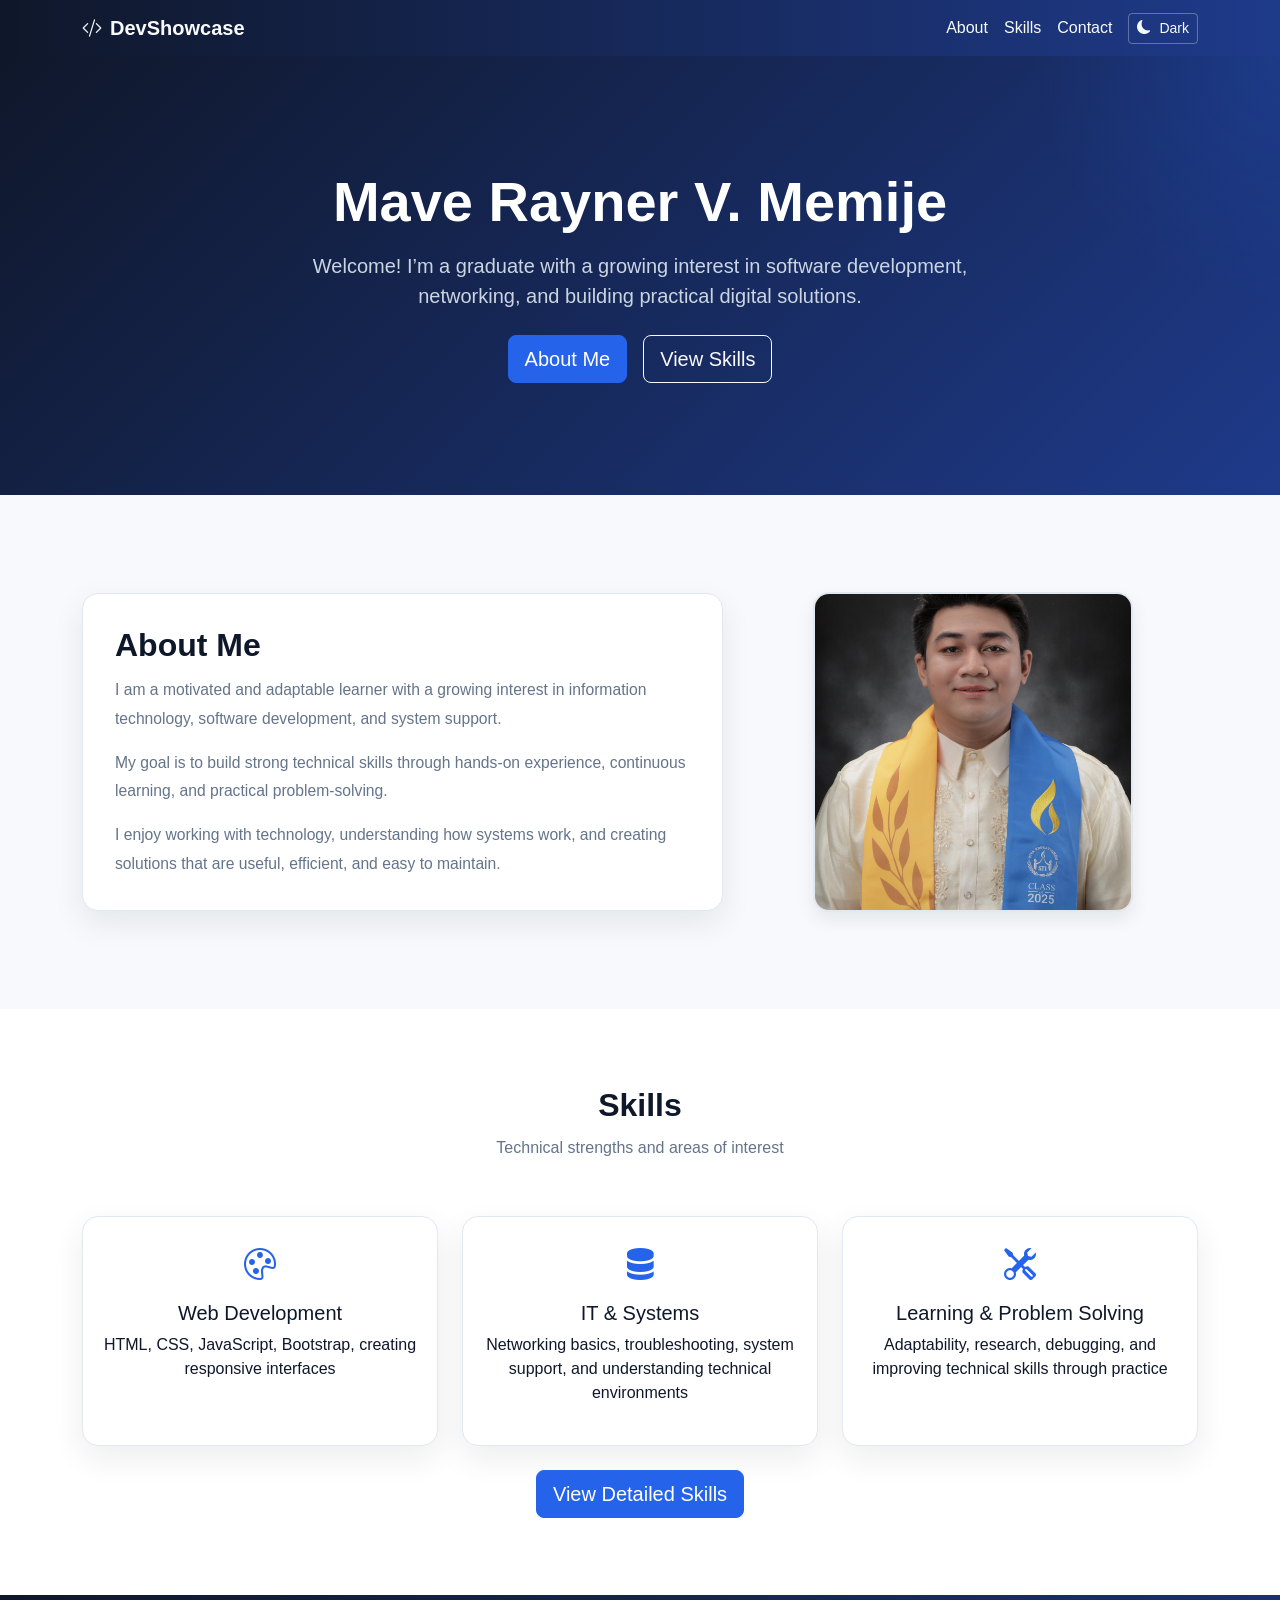
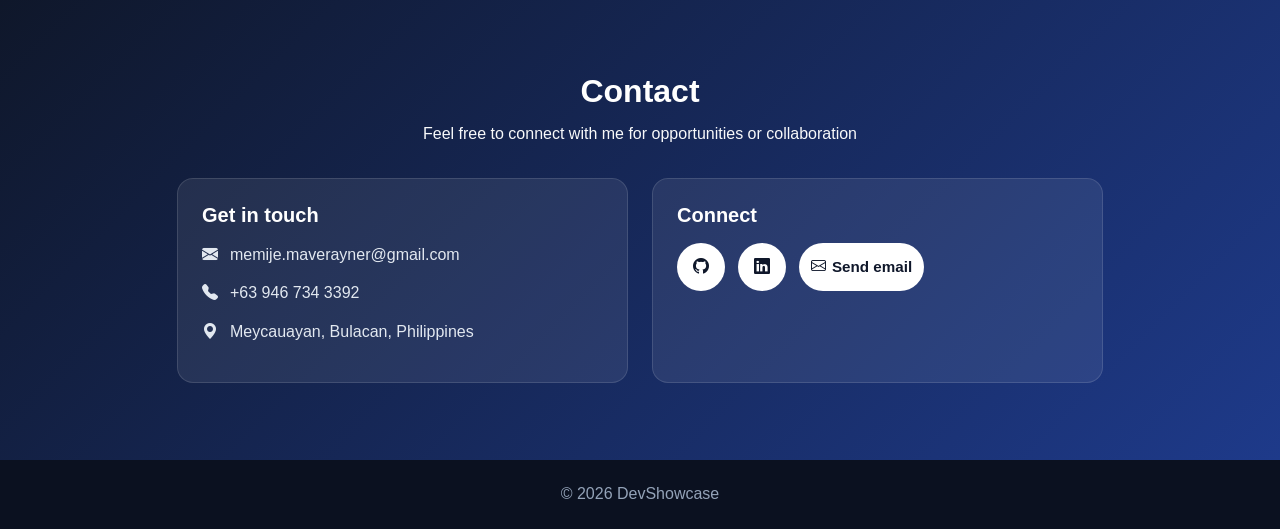
<file: index.html>
<!DOCTYPE html>
<html lang="en">
<head>
  <!--
    Document head metadata for page title, responsive viewport, and security policy.
    The Content-Security-Policy header restricts sources to only trusted assets.
  -->
  <meta charset="UTF-8" />
  <meta name="viewport" content="width=device-width, initial-scale=1.0" />
  <meta
    http-equiv="Content-Security-Policy"
    content="default-src 'self'; style-src 'self' https://cdn.jsdelivr.net; script-src 'self' https://cdn.jsdelivr.net; font-src 'self' https://cdn.jsdelivr.net; img-src 'self' data:; connect-src 'self'; frame-ancestors 'none'; base-uri 'self'; form-action 'self';"
  />
  <title>DevShowcase</title>

  <!--
    Bootstrap 5 provides the responsive grid, utilities, and components used in
    the page layout and navigation.
  -->
  <link
    href="https://cdn.jsdelivr.net/npm/bootstrap@5.3.1/dist/css/bootstrap.min.css"
    rel="stylesheet"
  />

  <!-- Bootstrap icon font used for decorative icons throughout the page. -->
  <link
    rel="stylesheet"
    href="https://cdn.jsdelivr.net/npm/bootstrap-icons@1.11.3/font/bootstrap-icons.css"
  />

  <!-- Local stylesheet for custom colors, spacing, and component styles. -->
  <link rel="stylesheet" href="assets/css/styles.css" />
  <link rel="stylesheet" href="assets/css/home.css" />
</head>
<body>
  <!--
    Primary navigation bar. Uses Bootstrap responsive collapse behavior to show
    a mobile menu when screen width is reduced.
  -->
  <nav class="navbar navbar-expand-lg navbar-dark sticky-top">
    <div class="container">
      <a class="navbar-brand fw-semibold" href="#home">
        <i class="bi bi-code-slash me-2"></i>DevShowcase
      </a>
      <button
        class="navbar-toggler"
        type="button"
        data-bs-toggle="collapse"
        data-bs-target="#navMenu"
      >
        <span class="navbar-toggler-icon"></span>
      </button>
      <div class="collapse navbar-collapse" id="navMenu">
        <ul class="navbar-nav ms-auto">
          <li class="nav-item"><a class="nav-link" href="#about">About</a></li>
          <li class="nav-item"><a class="nav-link" href="#skills">Skills</a></li>
          <li class="nav-item"><a class="nav-link" href="#contact">Contact</a></li>
        </ul>
        <button class="theme-toggle btn btn-outline-light btn-sm ms-2" type="button" aria-label="Toggle dark mode" aria-pressed="false">
          <i class="bi bi-moon-fill"></i>
          <span class="theme-label ms-2">Dark</span>
        </button>
      </div>
    </div>
  </nav>

  <!--
    Hero section acts as the page introduction. It highlights the site owner,
    displays a short professional summary, and links to content sections.
  -->
  <section class="hero text-center" id="home">
    <div class="container">
      <h1 class="display-4 fw-bold mb-3">Mave Rayner V. Memije</h1>
      <p class="lead mx-auto mb-4">
        Welcome! I’m a graduate with a growing interest in software development, networking, and building practical digital solutions.
      </p>
      <div class="d-flex justify-content-center gap-3 flex-wrap">
        <a href="#about" class="btn btn-primary btn-lg">About Me</a>
        <a href="#skills" class="btn btn-outline-light btn-lg">View Skills</a>
      </div>
    </div>
  </section>

  <!--
    About section contains a summary of professional identity and a profile image.
    The layout uses Bootstrap columns to place text and image side by side.
  -->
  <section id="about" class="section">
    <div class="container">
      <div class="row align-items-center g-4">
        <div class="col-lg-7">
          <div class="info-card">
            <h2 class="section-title">About Me</h2>
            <p class="section-text">
              I am a motivated and adaptable learner with a growing interest in information technology, software development, and system support.
            </p>
            <p class="section-text">
              My goal is to build strong technical skills through hands-on experience, continuous learning, and practical problem-solving.
            </p>
            <p class="section-text mb-0">
              I enjoy working with technology, understanding how systems work, and creating solutions that are useful, efficient, and easy to maintain.
            </p>
          </div>
        </div>
        <div class="col-lg-5">
          <div class="profile-panel text-center">
            <img src="assets/images/MEMIJE, MAVE RAYNER.JPG" alt="Mave Rayner V. Memije" class="profile-image">
          </div>
        </div>
      </div>
    </div>
  </section>

  <!--
    Skills section summarizes core technical strengths and areas of focus.
    Each card is used to present a separate skill category.
  -->
  <section id="skills" class="section section-alt">
    <div class="container">
      <h2 class="section-title text-center">Skills</h2>
      <p class="section-subtitle text-center">Technical strengths and areas of interest</p>
      <div class="row g-4 mt-2">
        <div class="col-md-4">
          <div class="skill-card">
            <div class="skill-icon"><i class="bi bi-palette"></i></div>
            <h5>Web Development</h5>
            <p>HTML, CSS, JavaScript, Bootstrap, creating responsive interfaces</p>
          </div>
        </div>
        <div class="col-md-4">
          <div class="skill-card">
            <div class="skill-icon"><i class="bi bi-server"></i></div>
            <h5>IT & Systems</h5>
            <p>Networking basics, troubleshooting, system support, and understanding technical environments</p>
          </div>
        </div>
        <div class="col-md-4">
          <div class="skill-card">
            <div class="skill-icon"><i class="bi bi-tools"></i></div>
            <h5>Learning & Problem Solving</h5>
            <p>Adaptability, research, debugging, and improving technical skills through practice</p>
          </div>
        </div>
      </div>
      <div class="text-center mt-4">
        <a href="skills.html" class="btn btn-primary btn-lg">View Detailed Skills</a>
      </div>
    </div>
  </section>

  <!--
    Contact section provides direct communication details and social profile links.
    A button opens a modal dialog where visitors can prepare a message.
  -->
  <section id="contact" class="section contact">
    <div class="container">
      <h2 class="section-title text-center text-white">Contact</h2>
      <p class="section-subtitle text-center text-light">Feel free to connect with me for opportunities or collaboration</p>
      <div class="row justify-content-center g-4">
        <div class="col-lg-5">
          <div class="contact-card">
            <h5 class="fw-semibold mb-3 text-white">Get in touch</h5>
            <ul class="list-unstyled contact-list mb-0">
              <li><i class="bi bi-envelope-fill"></i>memije.maverayner@gmail.com</li>
              <li><i class="bi bi-telephone-fill"></i>+63 946 734 3392</li>
              <li><i class="bi bi-geo-alt-fill"></i>Meycauayan, Bulacan, Philippines</li>
            </ul>
          </div>
        </div>
        <div class="col-lg-5">
          <div class="contact-card">
            <h5 class="fw-semibold mb-3 text-white">Connect</h5>
            <div class="social-links">
              <a href="https://github.com/N3K0014" target="_blank" rel="noopener noreferrer" aria-label="GitHub"><i class="bi bi-github"></i></a>
              <a href="https://www.linkedin.com/in/mave-rayner-memije-0b666a341" target="_blank" rel="noopener noreferrer" aria-label="LinkedIn"><i class="bi bi-linkedin"></i></a>
              <button type="button" id="openEmailModal" class="social-link-text btn btn-light" aria-label="Send email">
                <i class="bi bi-envelope"></i>
                <span>Send email</span>
              </button>
            </div>
          </div>
        </div>
      </div>
    </div>
  </section>

  <!--
    Email modal provides a form that is submitted via a mailto link.
    The form action is handled in the local JavaScript file.
  -->
  <section>
    <div class="modal fade" id="emailModal" tabindex="-1" aria-hidden="true">
      <div class="modal-dialog modal-dialog-centered">
        <div class="modal-content">
          <div class="modal-header">
            <h5 class="modal-title">Send me a message</h5>
            <button type="button" class="btn-close" data-bs-dismiss="modal" aria-label="Close"></button>
          </div>
          <div class="modal-body">
            <form id="emailForm">
              <div class="mb-3">
                <label for="name" class="form-label">Name</label>
                <input type="text" class="form-control" id="name" name="name" required>
              </div>
              <div class="mb-3">
                <label for="email" class="form-label">Email</label>
                <input type="email" class="form-control" id="email" name="email" required>
              </div>
              <div class="mb-3">
                <label for="message" class="form-label">Message</label>
                <textarea class="form-control" id="message" name="message" rows="5" required></textarea>
              </div>
              <div class="d-grid">
                <button type="submit" class="btn btn-primary">Send</button>
              </div>
            </form>
          </div>
        </div>
      </div>
    </div>
  </section>

  <!-- Floating button to return visitors to the top after scrolling. -->
  <a href="#home" class="back-to-top btn btn-primary rounded-circle" aria-label="Return to top">
    <i class="bi bi-arrow-up"></i>
  </a>

  <footer>
    <div class="container text-center">
      <p class="mb-0">&copy; 2026 DevShowcase</p>
    </div>
  </footer>

  <!-- Load Bootstrap JS bundle and local interactivity script. -->
  <script src="https://cdn.jsdelivr.net/npm/bootstrap@5.3.1/dist/js/bootstrap.bundle.min.js"></script>
  <script src="assets/js/main.js"></script>
</body>
</html>
</file>
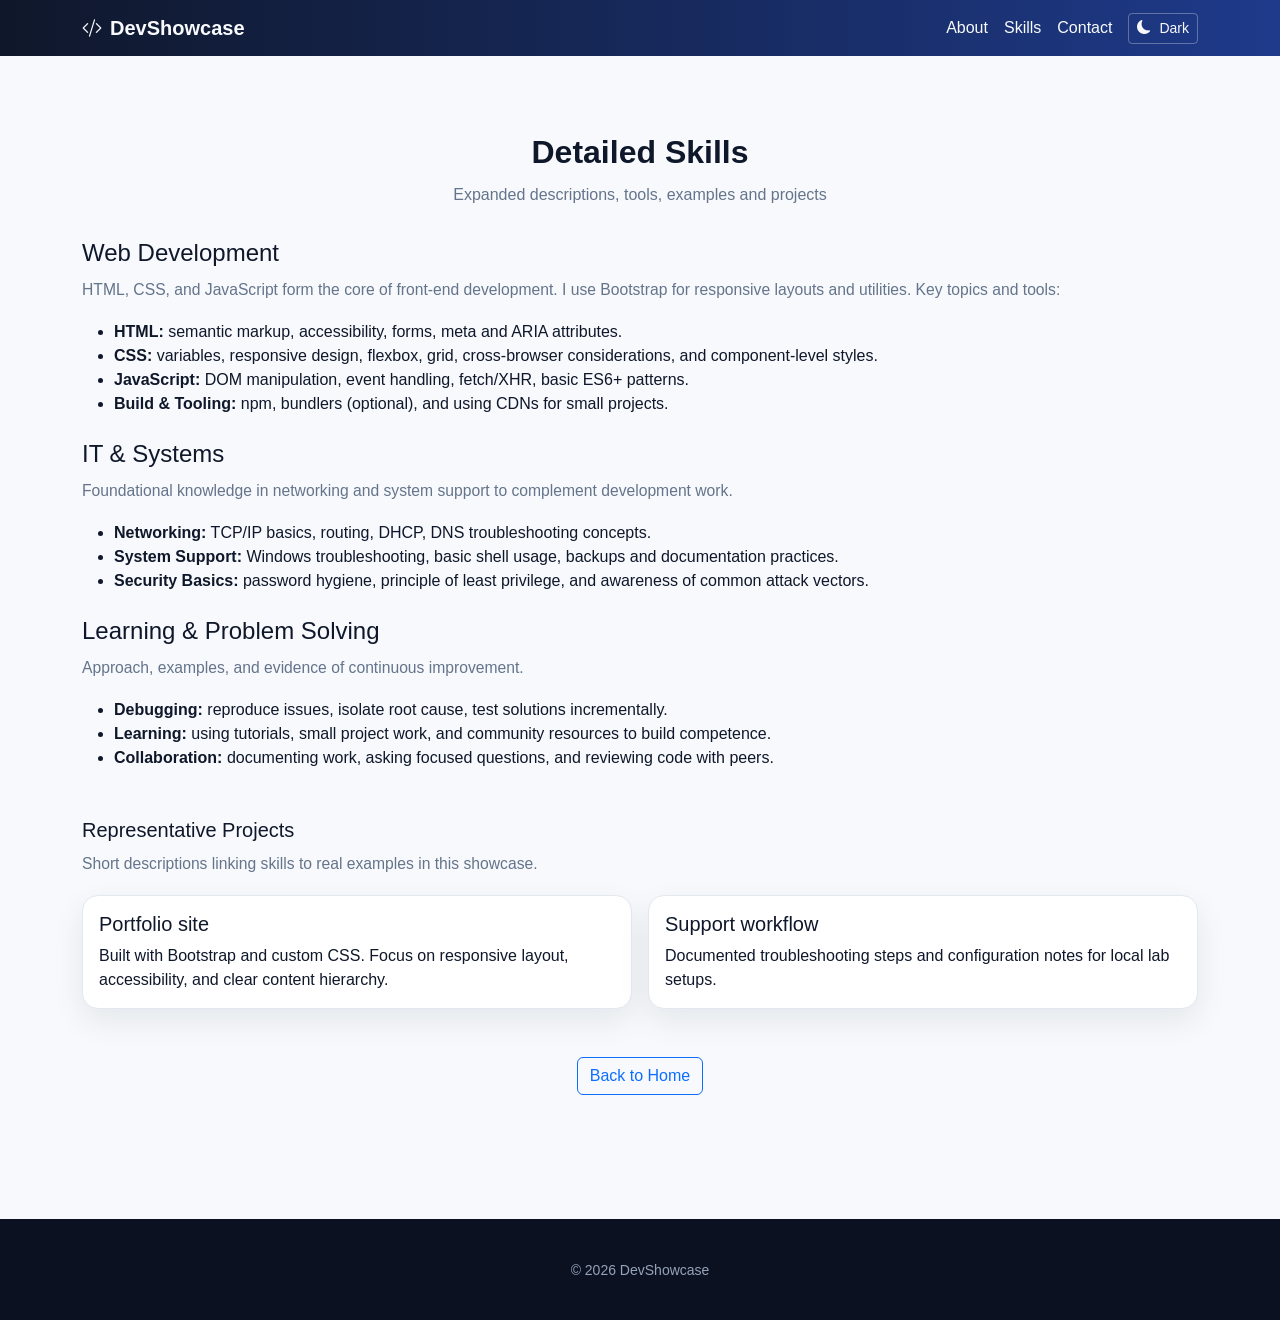
<file: skills.html>
<!DOCTYPE html>
<html lang="en">
<head>
  <meta charset="UTF-8" />
  <meta name="viewport" content="width=device-width, initial-scale=1.0" />
  <title>Skills — DevShowcase</title>
  <link href="https://cdn.jsdelivr.net/npm/bootstrap@5.3.1/dist/css/bootstrap.min.css" rel="stylesheet" />
  <link rel="stylesheet" href="https://cdn.jsdelivr.net/npm/bootstrap-icons@1.11.3/font/bootstrap-icons.css" />
  <link rel="stylesheet" href="assets/css/styles.css" />
  <link rel="stylesheet" href="assets/css/home.css" />
</head>
<body>
  <nav class="navbar navbar-expand-lg navbar-dark sticky-top">
    <div class="container">
      <a class="navbar-brand fw-semibold" href="index.html">
        <i class="bi bi-code-slash me-2"></i>DevShowcase
      </a>
      <button class="navbar-toggler" type="button" data-bs-toggle="collapse" data-bs-target="#navMenu">
        <span class="navbar-toggler-icon"></span>
      </button>
      <div class="collapse navbar-collapse" id="navMenu">
        <ul class="navbar-nav ms-auto">
          <li class="nav-item"><a class="nav-link" href="index.html#about">About</a></li>
          <li class="nav-item"><a class="nav-link active" aria-current="page" href="skills.html">Skills</a></li>
          <li class="nav-item"><a class="nav-link" href="index.html#contact">Contact</a></li>
        </ul>
        <button class="theme-toggle btn btn-outline-light btn-sm ms-2" type="button" aria-label="Toggle dark mode" aria-pressed="false">
          <i class="bi bi-moon-fill"></i>
          <span class="theme-label ms-2">Dark</span>
        </button>
      </div>
    </div>
  </nav>

  <main class="section">
    <div class="container">
      <h1 class="section-title text-center">Detailed Skills</h1>
      <p class="section-subtitle text-center">Expanded descriptions, tools, examples and projects</p>

      <section class="mt-4">
        <h2 class="h4">Web Development</h2>
        <p class="section-text">HTML, CSS, and JavaScript form the core of front-end development. I use Bootstrap for responsive layouts and utilities. Key topics and tools:</p>
        <ul>
          <li><strong>HTML:</strong> semantic markup, accessibility, forms, meta and ARIA attributes.</li>
          <li><strong>CSS:</strong> variables, responsive design, flexbox, grid, cross-browser considerations, and component-level styles.</li>
          <li><strong>JavaScript:</strong> DOM manipulation, event handling, fetch/XHR, basic ES6+ patterns.</li>
          <li><strong>Build & Tooling:</strong> npm, bundlers (optional), and using CDNs for small projects.</li>
        </ul>
      </section>

      <section class="mt-4">
        <h2 class="h4">IT & Systems</h2>
        <p class="section-text">Foundational knowledge in networking and system support to complement development work.</p>
        <ul>
          <li><strong>Networking:</strong> TCP/IP basics, routing, DHCP, DNS troubleshooting concepts.</li>
          <li><strong>System Support:</strong> Windows troubleshooting, basic shell usage, backups and documentation practices.</li>
          <li><strong>Security Basics:</strong> password hygiene, principle of least privilege, and awareness of common attack vectors.</li>
        </ul>
      </section>

      <section class="mt-4">
        <h2 class="h4">Learning & Problem Solving</h2>
        <p class="section-text">Approach, examples, and evidence of continuous improvement.</p>
        <ul>
          <li><strong>Debugging:</strong> reproduce issues, isolate root cause, test solutions incrementally.</li>
          <li><strong>Learning:</strong> using tutorials, small project work, and community resources to build competence.</li>
          <li><strong>Collaboration:</strong> documenting work, asking focused questions, and reviewing code with peers.</li>
        </ul>
      </section>

      <section class="mt-5">
        <h3 class="h5">Representative Projects</h3>
        <p class="section-text">Short descriptions linking skills to real examples in this showcase.</p>
        <div class="row g-3">
          <div class="col-md-6">
            <div class="project-card info-card p-3">
              <h5>Portfolio site</h5>
              <p class="mb-0">Built with Bootstrap and custom CSS. Focus on responsive layout, accessibility, and clear content hierarchy.</p>
            </div>
          </div>
          <div class="col-md-6">
            <div class="project-card info-card p-3">
              <h5>Support workflow</h5>
              <p class="mb-0">Documented troubleshooting steps and configuration notes for local lab setups.</p>
            </div>
          </div>
        </div>
      </section>

      <div class="text-center mt-5">
        <a href="index.html" class="btn btn-outline-primary">Back to Home</a>
      </div>
    </div>
  </main>

  <footer class="mt-5">
    <div class="container text-center py-3">
      <small>&copy; 2026 DevShowcase</small>
    </div>
  </footer>

  <script src="https://cdn.jsdelivr.net/npm/bootstrap@5.3.1/dist/js/bootstrap.bundle.min.js"></script>
  <script src="assets/js/main.js"></script>
</body>
</html>
</file>
<file: assets/css/styles.css>
/*
  styles.css
  Project-specific styling for DevShowcase.
  This file defines the visual theme, layout, card styles, responsive behavior,
  and component appearance used throughout the portfolio website.
*/

/* Theme variables for consistent colors, elevation, and spacing. */
:root {
  --bg: #f7f9fc; /* Page background color */
  --surface: #ffffff; /* Card and panel backgrounds */
  --surface-alt: #ffffff; /* Alternate section background */
  --text: #0f172a; /* Primary text color */
  --muted: #64748b; /* Paragraph and secondary text color */
  --primary: #2563eb; /* Primary brand color */
  --primary-dark: #1d4ed8; /* Darker primary color for hover states */
  --border: #e2e8f0; /* Light border for cards and panels */
  --shadow: 0 12px 32px rgba(15, 23, 42, 0.08); /* Soft drop shadow */
  color-scheme: light;
}

body[data-theme="dark"] {
  --bg: #020617;
  --surface: #0f172a;
  --surface-alt: #111827;
  --text: #f8fafc;
  --muted: #cbd5e1;
  --primary: #60a5fa;
  --primary-dark: #3b82f6;
  --border: rgba(148, 163, 184, 0.28);
  --shadow: 0 16px 40px rgba(2, 6, 23, 0.45);
  color-scheme: dark;
}

/* Enable smooth scrolling for internal anchor navigation. */
html {
  scroll-behavior: smooth;
}

/* Base page typography and background for the entire site. */
body {
  background: var(--bg);
  color: var(--text);
  font-family: "Segoe UI", Roboto, Helvetica, Arial, sans-serif;
  transition: background-color 0.2s ease, color 0.2s ease;
}

/* Navbar background uses a dark gradient to contrast with page sections. */
.navbar {
  background: linear-gradient(90deg, #0f172a, #1e3a8a);
}

/* Ensure nav text remains visible on the dark navbar background. */
.navbar-brand,
.nav-link {
  color: #f8fafc !important;
}

/* Hero section visual design and spacing. */
.hero {
  background:
    radial-gradient(circle at top right, rgba(37, 99, 235, 0.18), transparent 18%),
    linear-gradient(135deg, #0f172a 0%, #1e3a8a 100%);
  color: #fff;
  padding: clamp(5rem, 9vw, 7rem) 0;
}

/* Text styling for the hero subtitle paragraph. */
.hero .lead {
  max-width: 700px;
  color: #cbd5e1;
  font-size: clamp(1rem, 2vw, 1.25rem);
}

/* General vertical spacing for all section blocks. */
.section {
  padding: clamp(3.5rem, 6vw, 5rem) 0;
}

/* Alternate background for non-hero sections to separate content visually. */
.section-alt {
  background: var(--surface-alt);
}

/* Section headings use responsive sizing and strong weight. */
.section-title {
  font-size: clamp(1.8rem, 3vw, 2rem);
  font-weight: 700;
  margin-bottom: 0.75rem;
}

/* Section subtitle text with muted color and spacing. */
.section-subtitle {
  color: var(--muted);
  margin-bottom: 2rem;
  font-size: clamp(0.95rem, 1.6vw, 1rem);
}

/* Shared card styling for informational panels and feature cards. */
.info-card,
.skill-card,
.project-card {
  background: var(--surface);
  border: 1px solid var(--border);
  border-radius: 1rem;
  box-shadow: var(--shadow);
}

/* Additional padding on the about/info card for readability. */
.info-card {
  padding: clamp(1.25rem, 3vw, 2rem);
}

/* Paragraph body text styling used in content sections. */
.section-text {
  color: var(--muted);
  line-height: 1.8;
  font-size: clamp(0.98rem, 1.2vw, 1rem);
}

/* Container for the profile image, centered and clipped gracefully. */
.profile-panel {
  background: transparent;
  border-radius: 1rem;
  min-height: clamp(260px, 38vw, 360px);
  display: flex;
  align-items: center;
  justify-content: center;
  overflow: hidden;
}

/* Profile image appearance and responsive maximum sizing. */
.profile-image {
  width: 100%;
  height: auto;
  max-width: 320px;
  max-height: 320px;
  object-fit: cover;
  object-position: center;
  display: block;
  border: 2px solid #e2e8f0;
  border-radius: 1rem;
  box-shadow: 0 8px 18px rgba(15, 23, 42, 0.08);
  background: #ffffff;
  outline: none;
}

/* Skill cards are centered and sized to fill available space. */
.skill-card {
  padding: 1.5rem 1rem;
  text-align: center;
  height: 100%;
}

/* Icon styling inside each skill card. */
.skill-icon {
  font-size: 2rem;
  color: var(--primary);
  margin-bottom: 0.75rem;
}

/* Placeholder project card styling kept for future expansion. */
.project-card {
  overflow: hidden;
  height: 100%;
}

/* Example project media styling for future project cards. */
.project-media {
  height: clamp(180px, 22vw, 220px);
  display: flex;
  align-items: center;
  justify-content: center;
  color: #fff;
  font-size: clamp(2rem, 4vw, 3rem);
  background: linear-gradient(135deg, #2563eb, #7c3aed);
}

.project-two {
  background: linear-gradient(135deg, #ec4899, #ef4444);
}

.project-three {
  background: linear-gradient(135deg, #14b8a6, #0ea5e9);
}

/* Reusable technology badge styling for future content tags. */
.badge-tech {
  display: inline-block;
  background: rgba(37, 99, 235, 0.12);
  color: var(--primary);
  font-size: 0.85rem;
  font-weight: 600;
  padding: 0.35rem 0.65rem;
  border-radius: 999px;
  margin: 0.2rem;
}

.theme-toggle {
  display: inline-flex;
  align-items: center;
  justify-content: center;
  border-color: rgba(255, 255, 255, 0.3);
}

body[data-theme="dark"] .theme-toggle {
  color: #f8fafc;
  border-color: rgba(248, 250, 252, 0.25);
}

body[data-theme="dark"] .theme-toggle:hover {
  color: #f8fafc;
  background: rgba(255, 255, 255, 0.1);
}

/* Contact section uses a darker gradient to stand out from other content. */
.contact {
  background: linear-gradient(135deg, #0f172a, #1e3a8a);
}

/* Contact section subtitle color to improve contrast on dark background. */
.contact .section-subtitle {
  color: #dbeafe;
}

/* Contact cards maintain the same elevated style as other card elements. */
.contact-card {
  background: rgba(255, 255, 255, 0.08);
  border: 1px solid rgba(255, 255, 255, 0.12);
  border-radius: 1rem;
  padding: 1.5rem;
  height: 100%;
}

/* Contact list items align icons with text and use spacing for readability. */
.contact-list li {
  display: flex;
  align-items: center;
  gap: 0.75rem;
  color: #e2e8f0;
  margin-bottom: 0.9rem;
}

/* Preserve inherited link color and remove underline decoration. */
.contact-list a,
.social-links a,
.nav-link,
.navbar-brand {
  color: inherit;
  text-decoration: none;
}

/* Hover states for links to provide visual feedback. */
.contact-list a:hover,
.social-links a:hover,
.nav-link:hover,
.navbar-brand:hover {
  color: #bfdbfe;
}

body[data-theme="dark"] .social-links a,
body[data-theme="dark"] .social-links button {
  background: var(--surface);
  color: var(--text);
  border: 1px solid var(--border);
}

body[data-theme="dark"] .modal-content {
  background: var(--surface);
  color: var(--text);
  border-color: var(--border);
}

body[data-theme="dark"] .modal-header,
body[data-theme="dark"] .modal-footer {
  border-color: var(--border);
}

body[data-theme="dark"] .form-control {
  background: var(--bg);
  color: var(--text);
  border-color: var(--border);
}

body[data-theme="dark"] .form-control:focus {
  background: var(--bg);
  color: var(--text);
  border-color: var(--primary);
  box-shadow: 0 0 0 0.2rem rgba(96, 165, 250, 0.25);
}

body[data-theme="dark"] .btn-close {
  filter: invert(1) grayscale(100%) brightness(200%);
}

/* Social links are grouped and wrapped on smaller screens. */
.social-links {
  display: flex;
  gap: 0.8rem;
  flex-wrap: wrap;
}

/* Button and social icon styles for consistent shape and spacing. */
.social-links a,
.social-links button {
  display: inline-flex;
  align-items: center;
  justify-content: center;
  min-width: 48px;
  height: 48px;
  padding: 0 0.75rem;
  border-radius: 999px;
  background: #ffffff;
  color: #0f172a;
  text-decoration: none;
  transition: transform 0.2s ease;
  border: 0;
}

/* Slight lift on hover to indicate interactivity. */
.social-links a:hover,
.social-links button:hover {
  transform: translateY(-2px);
}

/* Text button variant for the email modal trigger. */
.social-link-text {
  gap: 0.4rem;
  font-size: 0.95rem;
  font-weight: 600;
}

/* Back-to-top button is initially hidden and shown by JavaScript. */
.back-to-top {
  position: fixed;
  right: 1rem;
  bottom: 1rem;
  width: 52px;
  height: 52px;
  display: inline-flex;
  align-items: center;
  justify-content: center;
  z-index: 1000;
  box-shadow: 0 10px 24px rgba(37, 99, 235, 0.35);
  opacity: 0;
  visibility: hidden;
  transition: opacity 0.2s ease, visibility 0.2s ease;
}

/* Visible state for the back-to-top button when page is scrolled. */
.back-to-top.visible {
  opacity: 1;
  visibility: visible;
}

/* Footer styling for the page bottom. */
footer {
  background: #0b1120;
  color: #94a3b8;
  padding: 1.4rem 0;
}

/* Mobile-specific adjustments for smaller screens. */
@media (max-width: 767.98px) {
  .hero .btn {
    width: 100%;
  }

  .hero .d-flex {
    flex-direction: column;
  }
}

/* Extra responsive rules enhance readability and compact layouts. */
@media (max-width: 575.98px) {
  .navbar-brand {
    font-size: 0.95rem;
  }

  .section {
    padding: 3rem 0;
  }

  .info-card,
  .skill-card,
  .project-card {
    border-radius: 0.85rem;
  }
}

/* Primary button theme colors used consistently across the site. */
.btn-primary {
  background: var(--primary);
  border-color: var(--primary);
}

.btn-primary:hover {
  background: var(--primary-dark);
  border-color: var(--primary-dark);
}

  .contact form {
    padding: 0 0.25rem;
  }

.btn-primary {
  background: var(--primary);
  border-color: var(--primary);
}

.btn-primary:hover {
  background: var(--primary-dark);
  border-color: var(--primary-dark);
}
</file>
<file: assets/css/home.css>
/* Home-specific styles moved from styles.css */

/*
	Home page stylesheet

	Purpose:
	- Contains styles that are specific to the home page only (hero, profile panel, project visuals).
	- Keeps page-level decorative rules separate from `styles.css` which holds site-wide tokens and components.

	Maintenance notes:
	- Only add selectors here that are used exclusively on the home page markup.
	- Avoid redefining color variables here; update tokens in `styles.css` when needed.
	- Small responsive tweaks for the home layout live here.
*/

.hero {
	background:
		radial-gradient(circle at top right, rgba(37, 99, 235, 0.18), transparent 18%),
		linear-gradient(135deg, #0f172a 0%, #1e3a8a 100%);
	color: #fff;
	padding: clamp(5rem, 9vw, 7rem) 0;
}

/* Hero block
	 - Large, attention-grabbing header for the landing page.
	 - Uses layered gradients for a subtle decorative effect.
	 - Padding uses `clamp()` to scale between a sensible min and max.
*/

.hero .lead {
	max-width: 700px;
	color: #cbd5e1;
	font-size: clamp(1rem, 2vw, 1.25rem);
}

/* Hero lead paragraph
	 - Constrains line-length for readability and scales text responsively.
*/

.profile-panel {
	background: transparent;
	border-radius: 1rem;
	min-height: clamp(260px, 38vw, 360px);
	display: flex;
	align-items: center;
	justify-content: center;
	overflow: hidden;
}

/* Profile panel
	 - Centers the profile image and ensures a consistent visual block height.
*/

.profile-image {
	width: 100%;
	height: auto;
	max-width: 320px;
	max-height: 320px;
	object-fit: cover;
	object-position: center;
	display: block;
	border: 2px solid #e2e8f0;
	border-radius: 1rem;
	box-shadow: 0 8px 18px rgba(15, 23, 42, 0.08);
	background: #ffffff;
	outline: none;
}

/* Profile image
	 - Constrain dimensions to keep layout stable across devices.
	 - `object-fit: cover` preserves aspect ratio while filling the container.
*/

.project-media {
	height: clamp(180px, 22vw, 220px);
	display: flex;
	align-items: center;
	justify-content: center;
	color: #fff;
	font-size: clamp(2rem, 4vw, 3rem);
	background: linear-gradient(135deg, #2563eb, #7c3aed);
}

/* Project media block
	 - Used to create a colorful, visual header within each project card.
	 - Keep content minimal (icon or short title) to preserve the visual.
*/

.project-two {
	background: linear-gradient(135deg, #ec4899, #ef4444);
}

.project-three {
	background: linear-gradient(135deg, #14b8a6, #0ea5e9);
}

@media (max-width: 767.98px) {
	.hero .btn {
		width: 100%;
	}

	.hero .d-flex {
		flex-direction: column;
	}
}

/* Mobile-specific home tweaks
	 - Stack action buttons under the hero on narrow viewports for better tap targets.
*/
</file>
